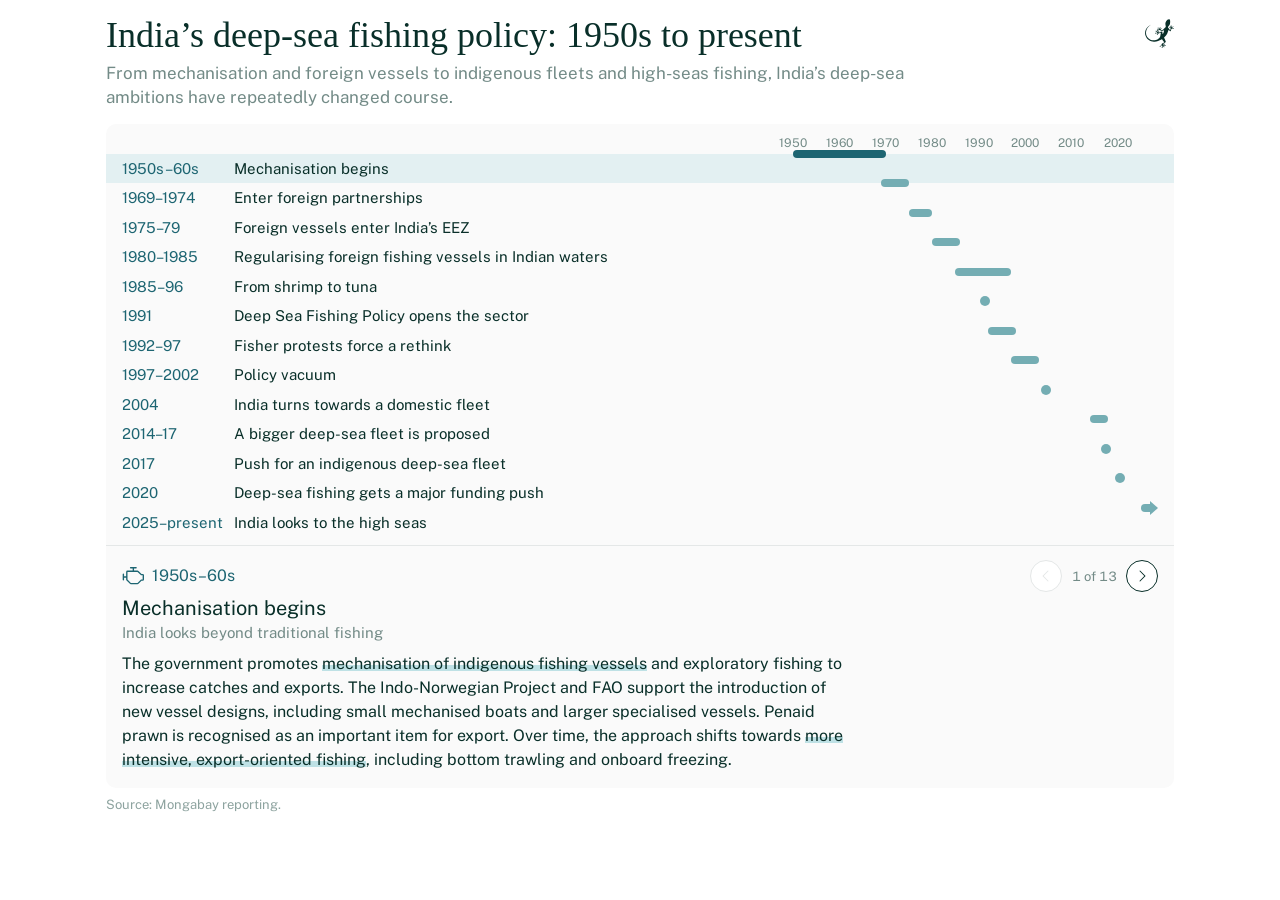
<file: index.html>
<!doctype html>
<html lang="en" class="no-js">
<head>
  <meta charset="utf-8">
  <meta name="viewport" content="width=device-width, initial-scale=1">
  <title>India’s deep-sea fishing policy · Mongabay</title>
  <link rel="preconnect" href="https://fonts.googleapis.com">
  <link rel="preconnect" href="https://fonts.gstatic.com" crossorigin>
  <link href="https://fonts.googleapis.com/css2?family=Public+Sans:wght@400;500&display=swap" rel="stylesheet">
  <link rel="stylesheet" href="style.css">
</head>
<body>
  <figure class="tl" id="tl">
    <header class="tl-head">
      <h1 class="tl-title" id="tl-title"></h1>
      <img class="tl-logo" src="assets/mongabay-logomark.svg" alt="Mongabay" width="40" height="40">
    </header>
    <p class="tl-deck" id="tl-deck"></p>

    <div class="tl-panel">
      <div class="tl-navgrid tl-axis" aria-hidden="true">
        <div class="tl-track"><div class="tl-scale" id="tl-ticks"></div></div>
      </div>
      <div class="tl-nav" id="tl-nav" role="tablist" aria-orientation="vertical"></div>

      <div class="tl-reader">
        <div class="tl-step">
          <button type="button" class="tl-arrow" id="tl-prev"></button>
          <span class="tl-count" id="tl-count" aria-live="polite"></span>
          <button type="button" class="tl-arrow" id="tl-next"></button>
        </div>
        <div class="tl-cards" id="tl-cards"></div>
      </div>
    </div>

    <footer class="tl-foot">
      <p class="tl-source" id="tl-source"></p>
    </footer>

    <!-- fallback:start (written by make_embed.py: the static graphic for browsers without JavaScript) -->
    <noscript><img class="tl-fallback" src="assets/static-fallback.png" width="1350" height="1080" alt="India’s deep-sea fishing policy: 1950s to present. 1950s–60s: Mechanisation begins. 1969–1974: Enter foreign partnerships. 1975–79: Foreign vessels enter India’s EEZ. 1980–1985: Regularising foreign fishing vessels in Indian waters. 1985–96: From shrimp to tuna. 1991: Deep Sea Fishing Policy opens the sector. 1992–97: Fisher protests force a rethink. 1997–2002: Policy vacuum. 2004: India turns towards a domestic fleet. 2014–17: A bigger deep-sea fleet is proposed. 2017: Push for an indigenous deep-sea fleet. 2020: Deep-sea fishing gets a major funding push. 2025–present: India looks to the high seas."></noscript>
    <!-- fallback:end -->
  </figure>

  <script src="content.js"></script>
  <script src="assets/icons.js"></script>
  <script src="app.js"></script>
</body>
</html>
</file>
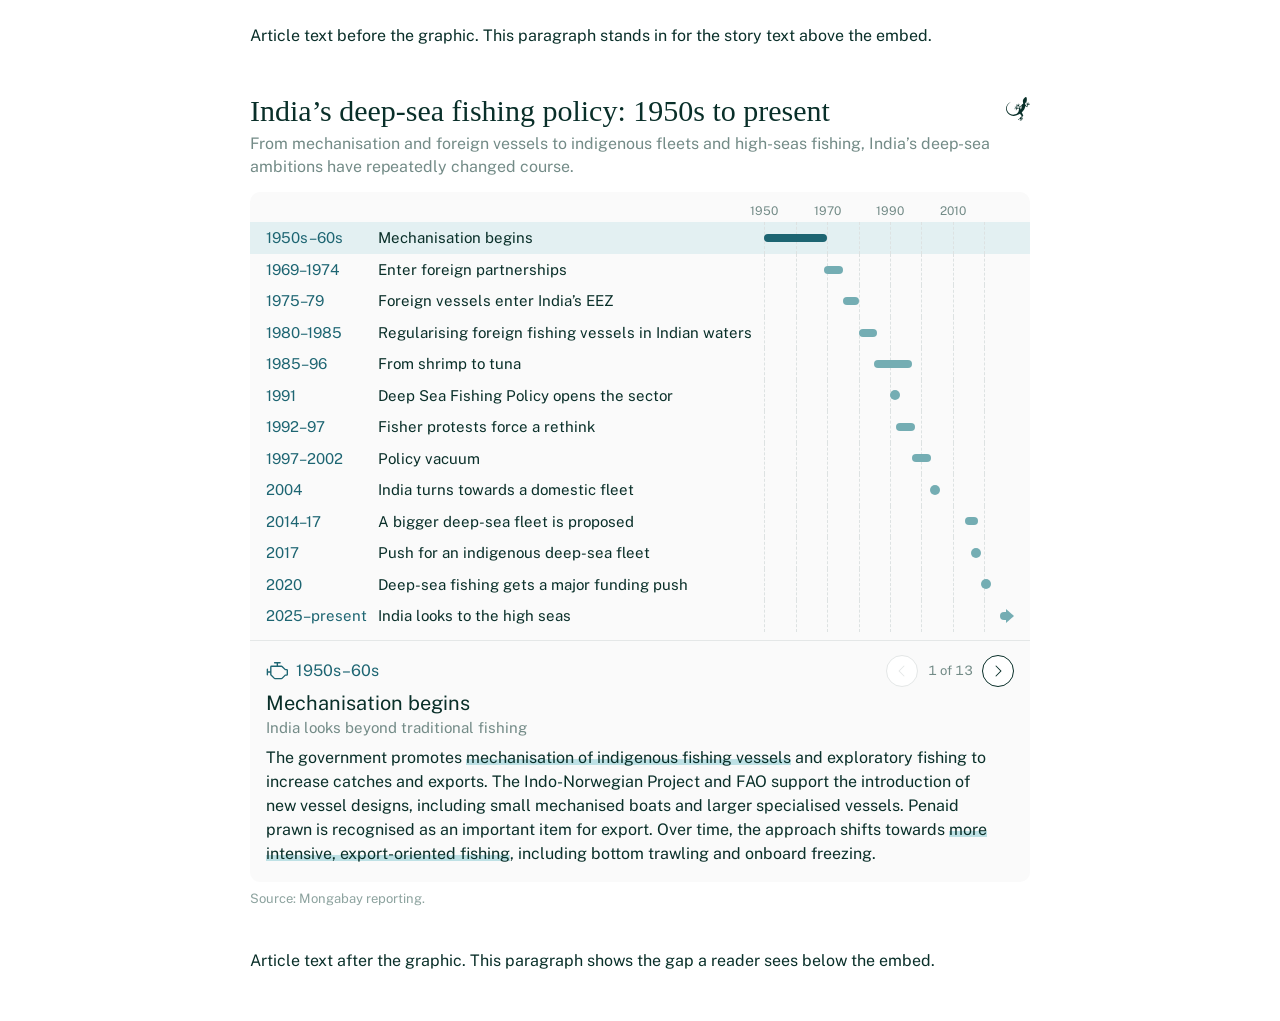
<file: dev/shortcode-test.html>
<!doctype html>
<html lang="en">
<head>
  <meta charset="utf-8">
  <meta name="viewport" content="width=device-width, initial-scale=1">
  <title>2026_090 shortcode · test page</title>
  <link href="https://fonts.googleapis.com/css2?family=Public+Sans:wght@400&display=swap" rel="stylesheet">
  <style>
    /* a stand-in for a Mongabay article: the theme's .ph--40 container and 780 px column, Public Sans 16/24 */
    body { margin: 0; background: #ffffff; color: #092f29; font: 16px/24px "Public Sans", sans-serif; }
    .ph--40 { max-width: 1280px; margin: 0 auto; padding: 24px clamp(20px, 1px + 5vw, 40px); }
    .inner { max-width: 780px; margin: 0 auto; }
    .inner p { margin: 0 0 24px; }
  </style>
</head>
<body>
<div class="ph--40"><div class="inner">
  <p>Article text before the graphic. This paragraph stands in for the story text above the embed.</p>
  <!-- the shortcode's output, with src pointing at this local copy -->
  <iframe src="../?fill=1" title="India’s deep-sea fishing policy: 1950s to present (interactive timeline)" style="display:block; width:100%; height:calc(989px - 0.0 * clamp(0px, min(780px, 100vw - 2 * clamp(20px, 1px + 5vw, 40px)) - 280px, 7.5px) - 2.6667 * clamp(0px, min(780px, 100vw - 2 * clamp(20px, 1px + 5vw, 40px)) - 287.5px, 6px) - 1.9444 * clamp(0px, min(780px, 100vw - 2 * clamp(20px, 1px + 5vw, 40px)) - 293.5px, 36px) - 0.9565 * clamp(0px, min(780px, 100vw - 2 * clamp(20px, 1px + 5vw, 40px)) - 329.5px, 46px) - 0.913 * clamp(0px, min(780px, 100vw - 2 * clamp(20px, 1px + 5vw, 40px)) - 375.5px, 46px) - 0.4074 * clamp(0px, min(780px, 100vw - 2 * clamp(20px, 1px + 5vw, 40px)) - 421.5px, 54px) - 0.4545 * clamp(0px, min(780px, 100vw - 2 * clamp(20px, 1px + 5vw, 40px)) - 475.5px, 44px) - 1.75 * clamp(0px, min(780px, 100vw - 2 * clamp(20px, 1px + 5vw, 40px)) - 519.5px, 12px) - 0.2169 * clamp(0px, min(780px, 100vw - 2 * clamp(20px, 1px + 5vw, 40px)) - 531.5px, 83px) - 2.3333 * clamp(0px, min(780px, 100vw - 2 * clamp(20px, 1px + 5vw, 40px)) - 614.5px, 12px) - 0.2065 * clamp(0px, min(780px, 100vw - 2 * clamp(20px, 1px + 5vw, 40px)) - 626.5px, 92px) - 42.0 * clamp(0px, min(780px, 100vw - 2 * clamp(20px, 1px + 5vw, 40px)) - 718.5px, 0.5px) + clamp(0px, (min(780px, 100vw - 2 * clamp(20px, 1px + 5vw, 40px)) - 719px) * 100000, 176px) - clamp(0px, (min(780px, 100vw - 2 * clamp(20px, 1px + 5vw, 40px)) - 763px) * 100000, 23px)); margin:40px 0; border:0;" scrolling="auto"></iframe>
  <p>Article text after the graphic. This paragraph shows the gap a reader sees below the embed.</p>
</div></div>
</body>
</html>
</file>
<file: style.css>
/* Mongabay 2026_090: interactive timeline of India's deep-sea fishing policy, compact version.
   Built to stay under 1,000 px tall at every width, the most WordPress's own iframe resizer allows.
   Colours, fonts and radii are Mongabay Design System tokens (Blue family for a fisheries story). */

/* Rowan: the installed font if there is one, otherwise Mongabay's own theme copy (served to any site) */
@font-face {
  font-family: "Rowan";
  src: local("Rowan"), local("Rowan-Regular"),
       url("https://news.mongabay.com/wp-content/themes/mongabay_v2/fonts/Rowan-Regular.woff2") format("woff2"),
       url("https://news.mongabay.com/wp-content/themes/mongabay_v2/fonts/Rowan-Regular.woff") format("woff");
  font-weight: 400;
  font-style: normal;
  font-display: swap;
}

:root {
  /* type */
  --font-serif: "Rowan", "Rowan-Regular", Georgia, serif;     /* adjust display font here */
  --font-sans: "Public Sans", Helvetica, Arial, sans-serif;   /* adjust text font here */

  /* surfaces and ink */
  --surface: #ffffff;     /* adjust page background here */
  --panel: #fafafa;       /* chart-panel: adjust panel colour here */
  --row-hover: #f0f2f2;   /* adjust row hover colour here */
  --row-active: #e3f0f2;  /* a light wash of sky-blue: adjust the selected row colour here */
  --ink: #092f29;         /* ink (pine-green): adjust main text colour here */
  --ink-muted: #738b87;   /* ink-muted: adjust deck, subhead and label colour here */
  --ink-subtle: #8da39f;  /* adjust source line colour here */
  --rule: #e4e7e7;        /* adjust the line above the reading card here */
  --grid: #dde2e2;        /* adjust the decade guide lines here */

  /* Blue family */
  --date: #1d6572;        /* sapphire-blue-tone: adjust date colour here */
  --mark: #74adb3;        /* sapphire-blue: adjust the colour of bars and dots here */
  --mark-active: #1d6572; /* sapphire-blue-tone: adjust the selected bar or dot here */
  --icon: #1d6572;        /* adjust icon colour here */
  --highlight: #bee1e5;   /* sky-blue: adjust the highlight under the reporter's key phrases here */

  /* shape */
  --radius-frame: 10px;   /* adjust panel corner radius here */
  --focus-ring: 0 0 0 2px #ffffff, 0 0 0 4px #006a54;

  /* marks on the time axis */
  --bar-h: 8px;           /* adjust bar thickness here */
  --dot: 10px;            /* adjust single-year dot size here */
  --arrow: 8px;           /* adjust the arrowhead length on an ongoing period here */

  /* list of periods: date | title | time axis */
  --c-date: 6.25rem;      /* adjust column widths here */
  --c-text: 1.5fr;         /* wide enough for the longest title on one line in a 780 px article column */
  --c-axis: 1fr;
  --gap: 0.75rem;         /* adjust space between columns here */
  --pad: 16px;            /* adjust panel inner side padding here */
}

* { box-sizing: border-box; }

body {
  margin: 0;
  background: var(--surface);
  color: var(--ink);
  font-family: var(--font-sans);
  font-size: 16px;  /* adjust base text size here: most sizes below scale with it */
  line-height: 1.5;
}

.tl {
  max-width: 1100px;        /* adjust the widest the graphic gets here */
  margin: 0 auto;
  padding: 16px 16px 12px;  /* adjust outer spacing here */
}
.is-embedded .tl { padding: 6px 0 1px; } /* in an article: flush with the story text, like 089 (adjust embedded spacing here; 6 px keeps the title's ascenders inside the frame) */

/* ------------------------------------------------------------------ title block */
.tl-head {
  display: flex;
  align-items: flex-start;
  justify-content: space-between;
  gap: 16px;
}
.tl-title {
  margin: 0;
  font-family: var(--font-serif);
  font-size: clamp(1.5rem, 2vw + 0.9rem, 2.25rem); /* adjust title size here */
  font-weight: 400;
  line-height: 1.1;
  text-wrap: balance;
}
.tl-logo {  /* 0.8 x the title size, the same ratio as the static graphic (40 px mark, 50 px title) */
  flex: none;
  width: clamp(1.2rem, 1.6vw + 0.72rem, 1.8rem);  /* adjust logo size here */
  height: auto;
  margin-top: 0.2rem;  /* lines the mark up with the top of the capitals, as in the static graphic */
}

.tl-deck {
  max-width: 50rem;  /* adjust deck line length here */
  margin: 0.4rem 0 0.9rem;
  color: var(--ink-muted);
  font-size: clamp(0.9375rem, 0.3vw + 0.85rem, 1.0625rem); /* adjust deck size here */
  line-height: 1.4;
  text-wrap: pretty;
}

/* ------------------------------------------------------------------ panel and the list of periods */
.tl-panel {
  padding: 2px var(--pad) 0;
  border-radius: var(--radius-frame);
  background: var(--panel);
}
.tl-navgrid {
  display: grid;
  grid-template-columns: var(--c-date) minmax(0, var(--c-text)) minmax(0, var(--c-axis));
  grid-template-areas: "date text track";
  column-gap: var(--gap);
}

/* the time axis: the same box in the header and in every row, so ticks, guides and marks line up */
.tl-track { grid-area: track; position: relative; }
.tl-scale { position: absolute; top: 0; bottom: 0; left: 0; right: var(--arrow); }

.tl-axis { height: 1.75rem; }  /* adjust height of the decade-label strip here */
.tl-tick {
  position: absolute;
  bottom: 5px;
  color: var(--ink-muted);
  font-size: 0.75rem;         /* adjust decade label size here */
  line-height: 1;
  transform: translateX(-50%);
}
.tl-axis.is-sparse .tl-tick.is-minor { display: none; }  /* narrow axis: a label every 20 years (set in app.js) */

.tl-guide { position: absolute; top: 0; bottom: 0; width: 0; border-left: 1px dashed var(--grid); }

.tl-bar,
.tl-dot { position: absolute; top: 50%; background: var(--mark); }
.tl-bar { height: var(--bar-h); margin-top: calc(var(--bar-h) / -2); border-radius: calc(var(--bar-h) / 2); }
.tl-dot { width: var(--dot); height: var(--dot); border-radius: 50%; transform: translate(-50%, -50%); }
.tl-bar.is-ongoing { border-radius: calc(var(--bar-h) / 2) 0 0 calc(var(--bar-h) / 2); }
.tl-bar.is-ongoing::after {  /* arrowhead: the period is still running */
  content: "";
  position: absolute;
  top: 50%;
  left: 100%;
  margin-top: -7px;
  border-top: 7px solid transparent;
  border-bottom: 7px solid transparent;
  border-left: var(--arrow) solid var(--mark);
}

.tl-nav { display: flex; flex-direction: column; }

/* ?fill=1 (the WordPress shortcode): fill the frame's height. The shortcode's height formula runs a little generous,
   and the spare pixels are shared out between the rows of the list instead of showing as a gap at the bottom. */
.is-fill .tl { display: flex; flex-direction: column; min-height: 100vh; }
.is-fill .tl-panel { flex: 1 0 auto; display: flex; flex-direction: column; }
.is-fill .tl-nav { flex: 1 0 auto; }
.is-fill .tl-tab { flex: 1 0 auto; align-items: center; }
.is-fill .tl-track { align-self: stretch; }
.tl-tab {
  margin: 0 calc(-1 * var(--pad));  /* the row colour runs to the panel edges */
  padding: 0 var(--pad);
  border: 0;
  background: none;
  color: var(--ink);
  font: inherit;
  text-align: left;
  cursor: pointer;
}
.tl-tab:hover { background: var(--row-hover); }
.tl-tab[aria-selected="true"] { background: var(--row-active); }
.tl-tab[aria-selected="true"] .tl-bar,
.tl-tab[aria-selected="true"] .tl-dot { background: var(--mark-active); }
.tl-tab[aria-selected="true"] .tl-bar.is-ongoing::after { border-left-color: var(--mark-active); }
.tl-tab:focus-visible { outline: none; box-shadow: inset 0 0 0 2px #006a54; }

.tl-date,
.tl-name { padding: 5px 0; font-size: 0.9375rem; line-height: 1.3; } /* adjust row height and text size here */
.tl-date { grid-area: date; color: var(--date); white-space: nowrap; }
.tl-name { grid-area: text; }

/* ------------------------------------------------------------------ reading card */
.tl-reader {
  position: relative;
  margin: 8px calc(-1 * var(--pad)) 0;
  padding: 14px var(--pad) 16px;  /* adjust space around the reading card here */
  border-top: 1px solid var(--rule);
}

/* every card sits in the same grid cell, so the box is as tall as the longest entry and never jumps */
.tl-cards { display: grid; }
.tl-card { grid-area: 1 / 1; visibility: hidden; }
.tl-card.is-active { visibility: visible; }

.tl-meta {
  display: flex;
  align-items: center;
  gap: 8px;
  min-height: 32px;
  padding-right: 8.5rem;  /* room for the arrows at the top right */
  color: var(--date);
  font-size: 1rem;        /* adjust card date size here */
}
.tl-meta svg { flex: none; width: 22px; height: 22px; color: var(--icon); } /* adjust card icon size here */
.tl-card-title { margin: 4px 0 0; font-size: 1.25rem; font-weight: 400; line-height: 1.25; } /* adjust card title size here */
.tl-card-sub { margin: 2px 0 0; color: var(--ink-muted); font-size: 0.9375rem; line-height: 1.35; } /* adjust subhead size here */
.tl-card-body {
  max-width: 46rem;   /* adjust body line length here */
  margin: 8px 0 0;
  font-size: 1rem;    /* adjust body text size here */
  line-height: 1.5;
}
.tl-card-body mark {  /* the reporter's key phrases: a highlighter band over the lower half of the text */
  /* one solid colour, no transparent stops: PDF export turns a transparent gradient stop into black */
  background-color: transparent;
  background-image: linear-gradient(var(--highlight), var(--highlight));
  background-repeat: no-repeat;
  background-size: 100% 0.4em;    /* adjust highlight thickness here */
  background-position: 0 88%;     /* adjust highlight height on the line here */
  color: inherit;
  -webkit-box-decoration-break: clone;
  box-decoration-break: clone;
}

/* previous / next */
.tl-step {
  position: absolute;
  top: 14px;
  right: var(--pad);
  z-index: 1;
  display: flex;
  align-items: center;
  gap: 6px;
}
.tl-count {
  min-width: 3.25rem;
  color: var(--ink-muted);
  font-size: 0.8125rem;  /* adjust counter size here */
  text-align: center;
  font-variant-numeric: tabular-nums;
}
.tl-arrow {
  display: grid;
  place-items: center;
  width: 32px;   /* adjust arrow button size here */
  height: 32px;
  padding: 0;
  border: 1px solid var(--ink);
  border-radius: 50%;
  background: var(--surface);
  color: var(--ink);
  cursor: pointer;
}
.tl-arrow svg { width: 16px; height: 16px; }
.tl-arrow:hover { background: var(--row-hover); }
.tl-arrow:disabled { border-color: var(--rule); color: var(--rule); cursor: default; background: var(--surface); }
.tl-arrow:focus-visible { outline: none; box-shadow: var(--focus-ring); }

/* ------------------------------------------------------------------ source and fallback */
.tl-foot { margin-top: 8px; color: var(--ink-subtle); font-size: 0.8125rem; line-height: 1.4; } /* adjust footer size here */
.tl-foot p { margin: 0; }
.tl-fallback { display: block; width: 100%; height: auto; }
.no-js .tl-head, .no-js .tl-deck, .no-js .tl-panel, .no-js .tl-foot { display: none; } /* no JavaScript: static graphic only */

.tl-sr {
  position: absolute;
  width: 1px;
  height: 1px;
  overflow: hidden;
  clip: rect(0 0 0 0);
  white-space: nowrap;
}

/* ------------------------------------------------------------------ phones: the list becomes a date-labelled strip chart */
@media (max-width: 719px) {
  :root {
    --c-date: 5.5rem;  /* adjust phone date column here */
    --gap: 0.5rem;
    --bar-h: 7px;
    --dot: 9px;
  }
  .tl-navgrid {
    grid-template-columns: var(--c-date) minmax(0, 1fr);
    grid-template-areas: "date track";
  }
  .tl-name { position: absolute; width: 1px; height: 1px; overflow: hidden; clip: rect(0 0 0 0); } /* titles are in the card */
  .tl-date { padding: 2px 0; font-size: 0.8125rem; }  /* adjust phone row height here */
  .tl-axis { height: 1.5rem; }
  .tl-card-title { font-size: 1.0625rem; }
  .tl-card-sub { font-size: 0.875rem; }
  .tl-card-body { font-size: 0.9375rem; line-height: 1.45; }
}
</file>
